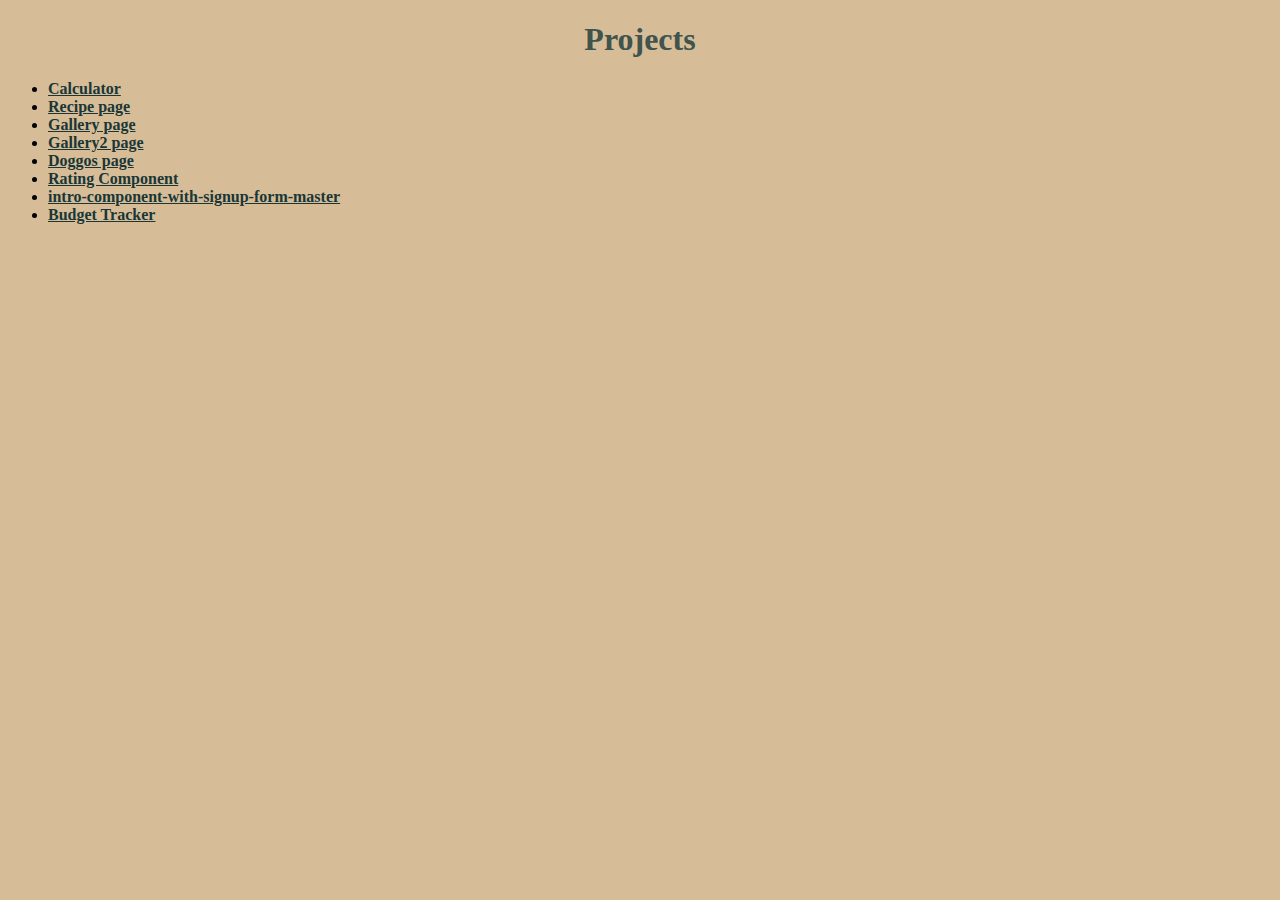
<file: index.html>
<!DOCTYPE html>
<html lang="en">
  <head>
    <meta charset="UTF-8" />
    <meta name="viewport" content="width=device-width, initial-scale=1.0" />
    <title>Document</title>
    <link href="style.css" rel="stylesheet" />
  </head>
  <body>
    <h1>Projects</h1>
    <ul>
      <li><a href="calculator/calculator.html">Calculator</a></li>
      <li><a href="recipe-page-main/index.html">Recipe page</a></li>
      <li><a href="gallery/index.html">Gallery page</a></li>
      <li><a href="gallery2/index.html">Gallery2 page</a></li>
      <li><a href="doggos/index.html">Doggos page</a></li>
      <li><a href="interactive-rating-component-main/index.html">Rating Component</a></li>
      <li><a href="intro-component-with-signup-form-master/index.html">intro-component-with-signup-form-master</a></li>
      <li><a href="project/index.html">Budget Tracker</a></li>
    </ul>
  </body>
</html>
</file>
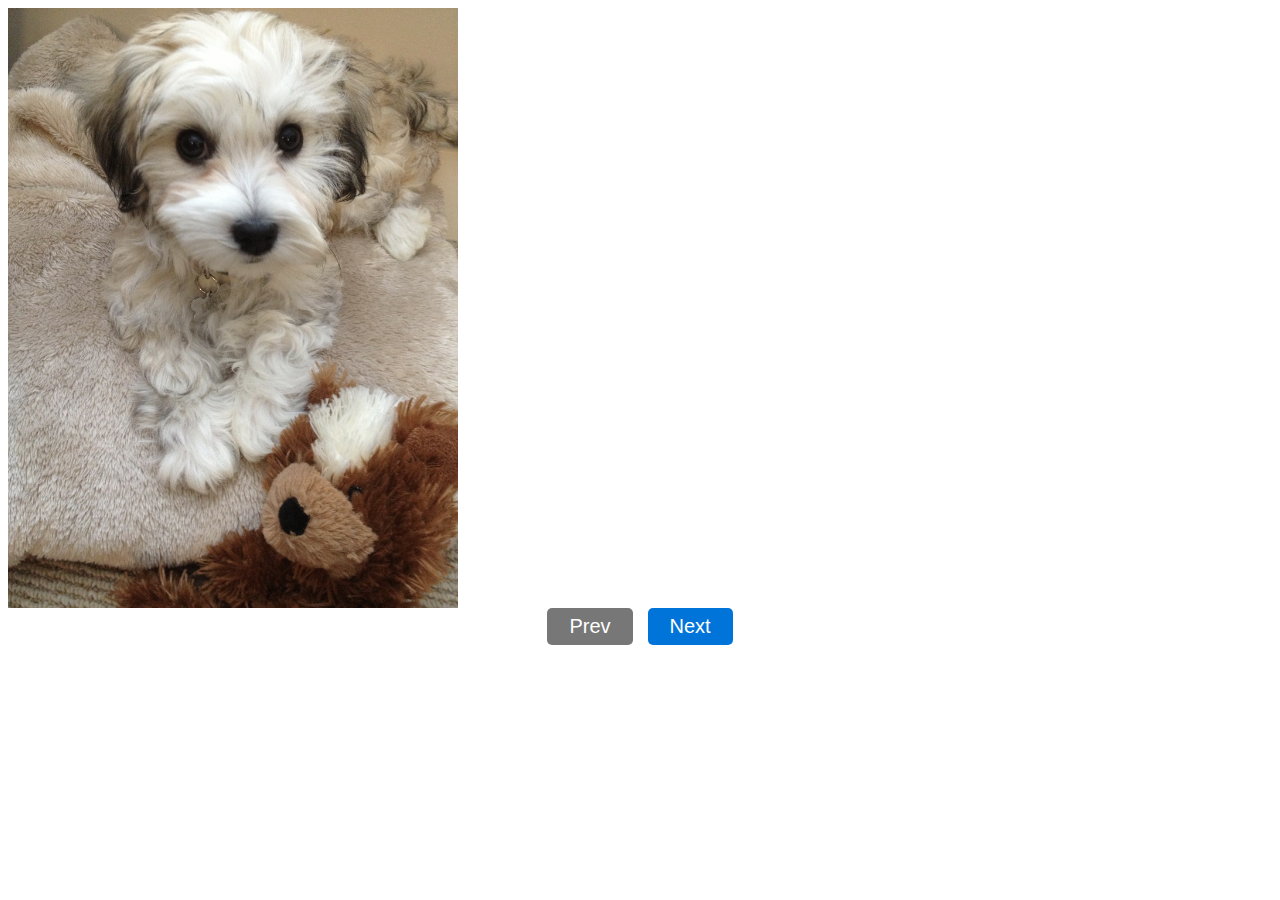
<file: gallery/index.html>
<!DOCTYPE html>
<html lang="en">
<head>
    <meta charset="UTF-8">
    <meta name="viewport" content="width=device-width, initial-scale=1.0">
    <title>Luna Gallery</title>
    <link rel="stylesheet" href="./style.css">
</head>
<body>
 <div class="image gallery">  
    <img src="./images/1.jpg" alt="Luna" class="gallery-img active" />
      <img src="./images/2.jpg" alt="Luna" class="gallery-img" />
      <img src="./images/3.jpg" alt="Luna" class="gallery-img" />
      <img src="./images/4.jpg" alt="Luna" class="gallery-img" />
      <img src="./images/5.jpg" alt="Luna" class="gallery-img" />
      <img src="./images/6.jpg" alt="Luna" class="gallery-img" />
      <img src="./images/7.jpg" alt="Luna" class="gallery-img" />
      <img src="./images/8.jpg" alt="Luna" class="gallery-img" />
      <img src="./images/9.jpg" alt="Luna" class="gallery-img" />
      <img src="./images/10.jpg" alt="Luna" class="gallery-img" />
      <img src="./images/11.jpg" alt="Luna" class="gallery-img" />
      <img src="./images/12.jpg" alt="Luna" class="gallery-img" /> 
 </div>
 <div class="btns">
    <button disabled class="btn prev">Prev</button>
    <button class="btn next">Next</button>
 </div>
 <script src="./gallery.js"></script>
</body>
</html>
</file>
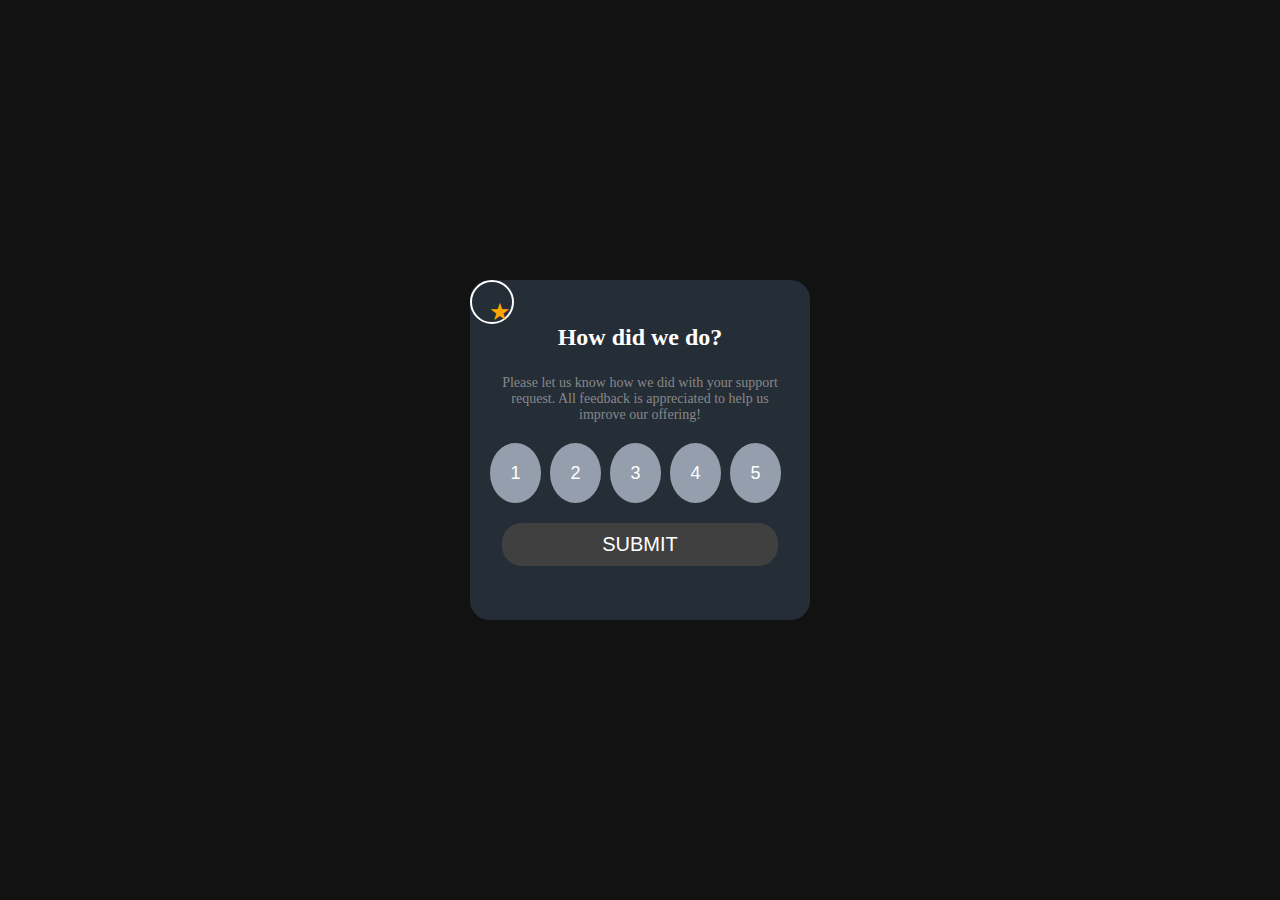
<file: interactive-rating-component-main/index.html>
<!DOCTYPE html>
<html lang="en">
  <head>
    <meta charset="UTF-8" />
    <meta name="viewport" content="width=device-width, initial-scale=1.0" />
    <!-- displays site properly based on user's device -->

    <link
      rel="icon"
      type="image/png"
      sizes="32x32"
      href="./images/favicon-32x32.png"
    />

    <title>Frontend Mentor | Interactive rating component</title>

    <style>
      .attribution {
        font-size: 11px;
        text-align: center;
      }
      .attribution a {
        color: hsl(228, 45%, 44%);
      }
    </style>
    <link href="./style.css" rel="stylesheet" />
  </head>
  <body>
    
    <div class="container">
      <div class="illustration"></div>
      <div class="rating-container">
        <div class="rating-header">
          <div class="star-container">
          <span class="star">★</span>
          </div>
          <p class="message">How did we do?</p>
        </div>
        <div class="rating-text">
          <p class=".para">
            Please let us know how we did with your support request. All
            feedback is appreciated to help us improve our offering!
          </p>
        </div>
        <div class="rating-buttons">
          <button class="rating-button" >1</button>
          <button class="rating-button">2</button>
          <button class="rating-button">3</button>
          <button class="rating-button">4</button>
          <button class="rating-button">5</button>
        </div>
        <button class="submit-button" disabled>SUBMIT</button>
      </div>
    

    <div class="thank-you-container hide">
      <svg width="162" height="108" xmlns="http://www.w3.org/2000/svg"><g fill="none"><path d="M30 93.744h-.044a23.456 23.456 0 0 1-1.61-.189.543.543 0 0 1 .155-1.076c.52.076 1.04.135 1.563.178a.538.538 0 0 1-.043 1.076l-.022.01Zm5.37-.205a.538.538 0 0 1-.08-1.076 19.51 19.51 0 0 0 1.54-.306.536.536 0 0 1 .645.403.538.538 0 0 1-.397.646c-.537.129-1.074.236-1.611.323l-.097.01Zm-12.137-1.312a.536.536 0 0 1-.183-.033 24.346 24.346 0 0 1-1.525-.608.539.539 0 0 1 .424-.99c.483.21.983.404 1.472.587a.538.538 0 0 1-.188 1.044Zm18.759-.829a.538.538 0 0 1-.242-1.022c.467-.226.934-.479 1.39-.742a.536.536 0 1 1 .538.93c-.478.275-.967.538-1.45.78a.536.536 0 0 1-.258.054h.022Zm-24.994-2.292a.536.536 0 0 1-.29-.08c-.457-.29-.913-.597-1.36-.91a.536.536 0 1 1 .612-.882c.436.307.876.597 1.322.883a.538.538 0 0 1-.284.99Zm30.772-1.544a.537.537 0 0 1-.408-.193.539.539 0 0 1 .06-.759l.117-.124c.355-.306.715-.624 1.074-.957a.537.537 0 1 1 .73.79c-.375.345-.74.673-1.106.985l-.123.102a.537.537 0 0 1-.344.156Zm-36.326-2.69a.537.537 0 0 1-.36-.14c-.402-.37-.8-.747-1.18-1.124a.539.539 0 0 1 .751-.769c.376.371.763.737 1.155 1.076a.538.538 0 0 1 .032.764.537.537 0 0 1-.398.194Zm41.305-2.21a.537.537 0 0 1-.398-.899c.355-.393.715-.79 1.074-1.2a.537.537 0 1 1 .806.71c-.365.415-.725.818-1.074 1.21a.537.537 0 0 1-.408.152v.026ZM6.724 79.723a.537.537 0 0 1-.424-.204 41.79 41.79 0 0 1-.989-1.308.539.539 0 0 1 .124-.753.536.536 0 0 1 .746.124c.312.425.629.85.962 1.27a.539.539 0 0 1-.42.871Zm50.579-2.383a.539.539 0 0 1-.419-.877c.338-.414.677-.828 1.015-1.253a.537.537 0 1 1 .838.672l-1.02 1.259a.537.537 0 0 1-.414.199ZM2.9 73.887a.537.537 0 0 1-.473-.312c-.257-.5-.499-1-.714-1.485a.539.539 0 0 1 .685-.72c.133.052.24.154.298.285.21.462.44.946.687 1.425a.539.539 0 0 1-.483.786v.021Zm58.753-2.028a.537.537 0 0 1-.424-.866l.988-1.275a.537.537 0 1 1 .848.656l-.988 1.275a.537.537 0 0 1-.424.188v.022ZM.682 67.286a.537.537 0 0 1-.537-.462A17.06 17.06 0 0 1 0 65.16a.538.538 0 1 1 1.074 0c.018.519.063 1.036.134 1.55a.539.539 0 0 1-.462.607l-.064-.032Zm65.24-.973a.537.537 0 0 1-.43-.867l.984-1.28a.536.536 0 0 1 .853.65l-.993 1.265a.537.537 0 0 1-.414.21v.022Zm88.49-2.96a.724.724 0 0 1-.15 0 .537.537 0 0 1-.366-.666c.134-.474.28-.99.424-1.544a.538.538 0 0 1 .655-.388.537.537 0 0 1 .382.662c-.145.538-.29 1.076-.43 1.565a.537.537 0 0 1-.515.372Zm-84.247-2.592a.536.536 0 0 1-.424-.867l.983-1.28a.54.54 0 1 1 .854.662l-.989 1.275a.537.537 0 0 1-.413.183l-.01.027Zm-68.924-.382a.536.536 0 0 1-.156 0 .538.538 0 0 1-.355-.673 21.47 21.47 0 0 1 .537-1.565.537.537 0 1 1 .994.403c-.193.49-.37.985-.537 1.474a.537.537 0 0 1-.473.334l-.01.027Zm154.782-3.863a.311.311 0 0 1-.102 0 .538.538 0 0 1-.43-.624c.097-.538.188-1.044.28-1.582a.545.545 0 1 1 1.073.178c-.09.538-.182 1.076-.279 1.614a.537.537 0 0 1-.542.414ZM74.46 55.209a.537.537 0 0 1-.424-.872l1.004-1.27a.537.537 0 1 1 .838.673l-.999 1.264a.537.537 0 0 1-.408.205h-.01ZM4.436 54.165a.539.539 0 0 1-.43-.855c.323-.436.666-.872 1.02-1.297a.537.537 0 1 1 .822.694 22.92 22.92 0 0 0-.977 1.237.537.537 0 0 1-.435.221Zm74.408-4.417a.539.539 0 0 1-.414-.877l1.026-1.248a.537.537 0 1 1 .843.667l-1.02 1.243a.537.537 0 0 1-.435.215Zm78.124-.161h-.043a.538.538 0 0 1-.494-.576c.043-.538.075-1.076.107-1.614a.538.538 0 0 1 .564-.538c.295.018.52.27.505.565a54.253 54.253 0 0 1-.107 1.614.538.538 0 0 1-.532.549ZM9.28 49.13a.537.537 0 0 1-.338-.958c.8-.646 1.316-.99 1.337-1.006a.536.536 0 0 1 .59.898s-.499.334-1.25.942a.536.536 0 0 1-.35.124h.011Zm74.075-4.74a.537.537 0 0 1-.403-.888c.35-.408.704-.817 1.074-1.22a.537.537 0 1 1 .806.71c-.355.403-.71.806-1.074 1.215a.537.537 0 0 1-.414.183h.01Zm73.742-1.797a.537.537 0 0 1-.537-.505 54.325 54.325 0 0 0-.118-1.614.54.54 0 1 1 1.074-.097c.048.538.091 1.076.118 1.614 0 .285-.221.52-.505.538l-.032.064Zm-69.064-3.416a.537.537 0 0 1-.392-.904c.365-.398.735-.79 1.106-1.178a.536.536 0 0 1 .779.737l-1.074 1.173a.537.537 0 0 1-.44.172h.02Zm68.092-3.502a.537.537 0 0 1-.537-.409 22.668 22.668 0 0 0-.408-1.533.539.539 0 0 1 1.03-.307c.151.538.296 1.05.425 1.587a.539.539 0 0 1-.398.651l-.112.01Zm-63.221-1.512a.537.537 0 0 1-.376-.92l1.165-1.13a.537.537 0 1 1 .763.76c-.387.365-.768.741-1.155 1.118a.537.537 0 0 1-.419.172h.022Zm5.14-4.745a.537.537 0 0 1-.355-.941l1.235-1.076a.539.539 0 1 1 .693.828c-.408.34-.817.689-1.225 1.039a.537.537 0 0 1-.37.15h.021Zm55.197-.575c-.247-.468-.505-.931-.779-1.378a.537.537 0 1 1 .918-.554c.285.463.537.947.811 1.431a.539.539 0 0 1-.478.791.537.537 0 0 1-.472-.29ZM103.5 25.055a.539.539 0 0 1-.322-.974c.44-.322.88-.634 1.32-.946a.537.537 0 0 1 .845.394.54.54 0 0 1-.227.488l-1.3.93a.536.536 0 0 1-.338.108h.022Zm46.132-1.56a.537.537 0 0 1-.381-.161c-.359-.359-.74-.717-1.144-1.076a.536.536 0 1 1 .709-.807c.408.36.81.742 1.197 1.135a.539.539 0 0 1 0 .759.537.537 0 0 1-.403.15h.022Zm-40.279-2.28a.537.537 0 0 1-.274-1.001c.473-.275.946-.538 1.418-.797a.54.54 0 0 1 .81.474.542.542 0 0 1-.273.468c-.467.253-.929.538-1.39.785a.536.536 0 0 1-.344.07h.053Zm34.737-1.894a.504.504 0 0 1-.258-.07c-.451-.248-.924-.49-1.407-.716a.539.539 0 0 1 .462-.974c.499.237.988.49 1.46.748a.538.538 0 0 1-.257 1.012Zm-28.49-1.195a.537.537 0 0 1-.2-1.038c.505-.204 1.01-.398 1.52-.581a.537.537 0 0 1 .366 1.011c-.495.178-.989.366-1.483.57a.536.536 0 0 1-.247.038h.043Zm22.045-1.452a.777.777 0 0 1-.156 0c-.505-.15-1.02-.29-1.53-.41a.553.553 0 0 1 .252-1.075c.537.129 1.074.269 1.611.425a.542.542 0 0 1-.15 1.076l-.027-.016Zm-15.456-.597a.537.537 0 0 1-.118-1.066c.537-.107 1.074-.21 1.61-.29a.543.543 0 0 1 .59.735.544.544 0 0 1-.423.34c-.537.082-1.036.178-1.557.286a.365.365 0 0 1-.102-.005Zm8.555-.603h-.038a32.41 32.41 0 0 0-1.579-.06.538.538 0 0 1 0-1.075c.537 0 1.074.027 1.638.06a.538.538 0 0 1-.032 1.075h.01Z" fill="#E6E6E6"/><path fill="#39475F" d="M119.847 100.221H58.146L70.332.793h55.025l5.747 7.601z"/><path fill="#61728D" d="M113.172 100.221H51.465L63.651.793h61.706z"/><path fill="#181F27" d="M110.132 81.354H58.576l8.791-71.695h51.557z"/><path fill="#1E252E" d="m92.743 50.055 14.897.177-.29 2.308-14.607-.252z"/><path fill="#39475F" d="m51.465 100.221 7.422 6.864 60.037.915.923-7.779z"/><path d="M99.096 29.058s2.572.183 3.888 5.03c1.316 4.847.865 18.377.865 18.377l-11.096-.177s-5.537-20.137 6.343-23.23Z" fill="#2D394B"/><path fill="#FC7614" d="M5.42 32.843 45.778 0l21.18 26.119L26.603 58.96z"/><path fill="#FFF" d="M27.49 21.931 45.56 7.226l3.497 4.313-18.07 14.706z"/><path d="m25.272 45.175 5.338-4.345a2.772 2.772 0 0 1 3.902.404 2.781 2.781 0 0 1-.404 3.91l-5.338 4.344a2.772 2.772 0 0 1-3.903-.404 2.781 2.781 0 0 1 .405-3.91ZM37.33 35.365l16.89-13.743a2.772 2.772 0 0 1 3.902.404 2.781 2.781 0 0 1-.405 3.909L40.83 39.679a2.772 2.772 0 0 1-3.903-.404 2.781 2.781 0 0 1 .405-3.91Z" fill="#FFF" opacity=".46"/><ellipse fill="#FFF" opacity=".3" cx="17.937" cy="33.636" rx="3.673" ry="3.68"/><ellipse fill="#FFF" opacity=".3" cx="21.664" cy="30.284" rx="3.673" ry="3.68"/><path d="M99.096 29.058s-5.838 2.103-3.803 18.581c1.493 12.073-3.55 28.056-11.004 28.25-7.454.193-21.202-.463-21.202-.463s7.159-18.56 5.676-34.145a14.786 14.786 0 0 1 .763-6.456c.87-2.373 2.487-4.842 5.494-5.245 6.004-.818 24.076-.522 24.076-.522Z" fill="#BAD6FA"/><path d="m58.957 76.63 26.342-.537s-4.017-3.992-4.27-14.154l-36.234.538a31.494 31.494 0 0 0 2.841 7.531 12.547 12.547 0 0 0 11.32 6.623Z" fill="#546F8D"/><path fill="#2D394B" d="m78.21 14.834-.918 6.041h26.621l.806-6.041z"/><path d="M85.54 86.19c-2.872-2.517-7.416-2.022-9.446 1.222a4.955 4.955 0 0 0-.8 2.647c0 3.98 2.744 6.59 8.227 5.492 4.184-.839 5.779-6.073 2.02-9.36Z" fill="#FFF" opacity=".48"/><ellipse fill="#FC7614" cx="147.188" cy="81.542" rx="14.812" ry="14.837"/><path d="M73.731 35.75a.537.537 0 0 1-.038-1.076c.113 0 11.343-.828 17.363-.29a.54.54 0 0 1-.096 1.076c-5.908-.538-17.079.274-17.186.285l-.043.005Zm-.891 7.279a.538.538 0 0 1-.038-1.076c.113 0 11.342-.828 17.363-.29a.54.54 0 0 1-.097 1.076c-5.907-.538-17.073.28-17.185.285l-.043.005Zm-.102 7.564a.538.538 0 0 1-.043-1.076c.112 0 11.347-.829 17.362-.29a.54.54 0 0 1-.096 1.075c-5.908-.538-17.073.28-17.186.286l-.037.005Zm-.715 7.564a.537.537 0 0 1-.037-1.076c.112 0 11.342-.829 17.362-.285a.54.54 0 0 1-.096 1.076c-5.908-.538-17.073.28-17.186.285h-.043Z" fill="#FFF"/></g></svg>
      <p class="rating">You selected <span id="rating-value">0</span> out of 5</p>

      <p class="thank-you">Thank you!</p>

      <p class="text">
        We appreciate you taking the time to give a rating. If you ever need
        more support, don't hesitate to get in touch!
      </p>
    </div>
      <div class="attribution"></div>
    </div>
    <script src="./rating.js"></script>
  </body>
</html>
</file>
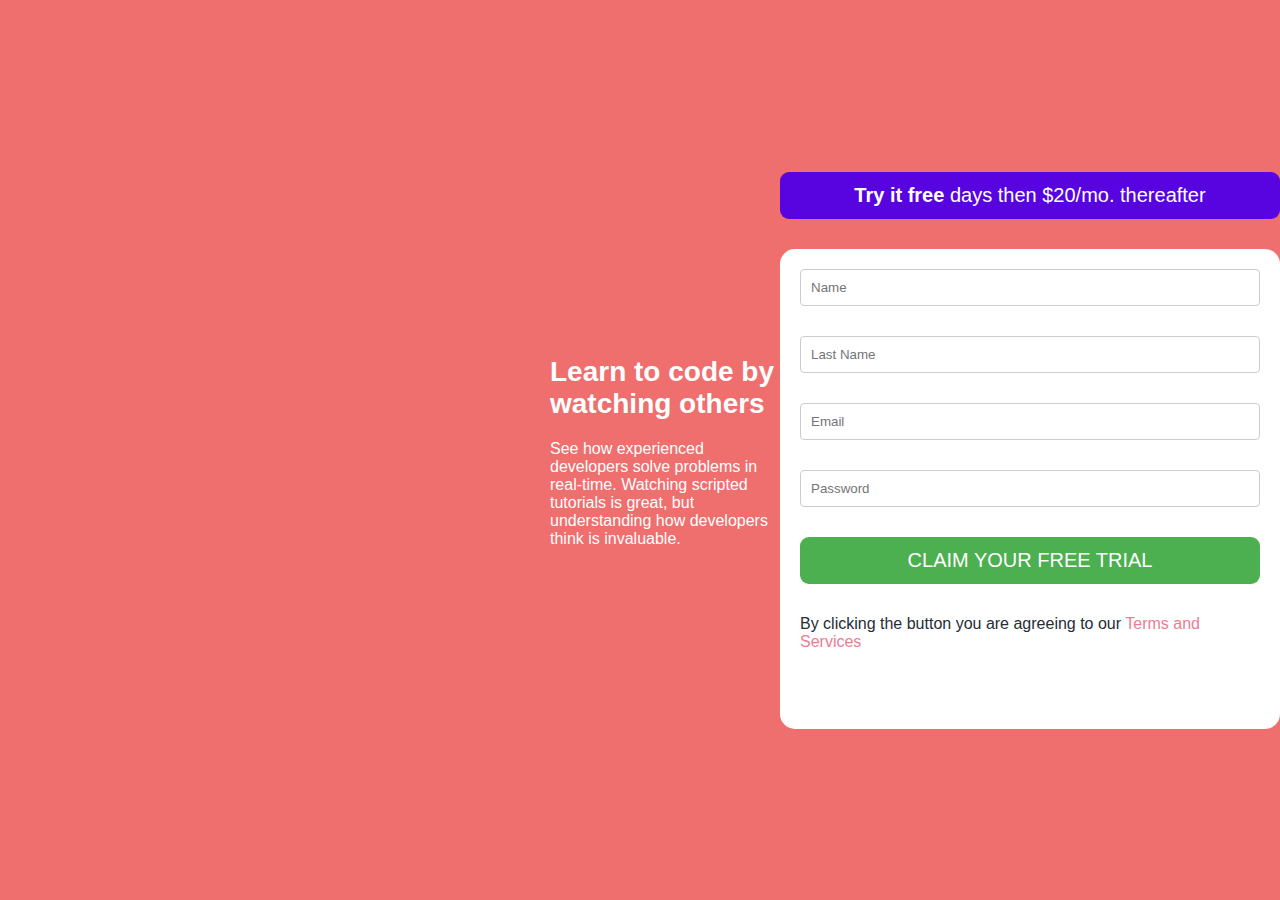
<file: intro-component-with-signup-form-master/index.html>
<!DOCTYPE html>
<html lang="en">
  <head>
    <meta charset="UTF-8" />
    <meta name="viewport" content="width=device-width, initial-scale=1.0" />
    <!-- displays site properly based on user's device -->

    <link
      rel="icon"
      type="image/png"
      sizes="32x32"
      href="./images/favicon-32x32.png"
    />

    <title>Frontend Mentor | Intro component with sign up form</title>
    <style>
      .attribution {
        font-size: 11px;
        text-align: center;
      }
      .attribution a {
        color: hsl(228, 45%, 44%);
      }
    </style>
    <link rel="stylesheet" href="style.css" />
  </head>
  <body>
    <div class="container">
      <h1>Learn to code by watching others</h1>

      <p>
        See how experienced developers solve problems in real-time. Watching
        scripted tutorials is great, but understanding how developers think is
        invaluable.
      </p>
    </div>
    <div class="button-form-container">
      <button class="try" type="try"><strong>Try it free </strong> days then $20/mo. thereafter</button>
      <div class="form-container">
        <form>
          <input type="text" name="name" placeholder="Name" />
          <span class="error-message"></span>
          <input type="text" name="lastName" placeholder="Last Name" />
          <span class="error-message"></span>
          <input type="email" name="email" placeholder="Email" />
          <span class="error-message"></span>
          <input type="password" name="password" placeholder="Password" />
          <span class="error-message"></span>
          <button type="submit">CLAIM YOUR FREE TRIAL</button>
          <p>
            By clicking the button you are agreeing to our
            <a href="#">Terms and Services</a>
          </p>
        </form>
      </div>
    </div>

    <script src="./introcomponent.js"></script>
  </body>
</html>
</file>
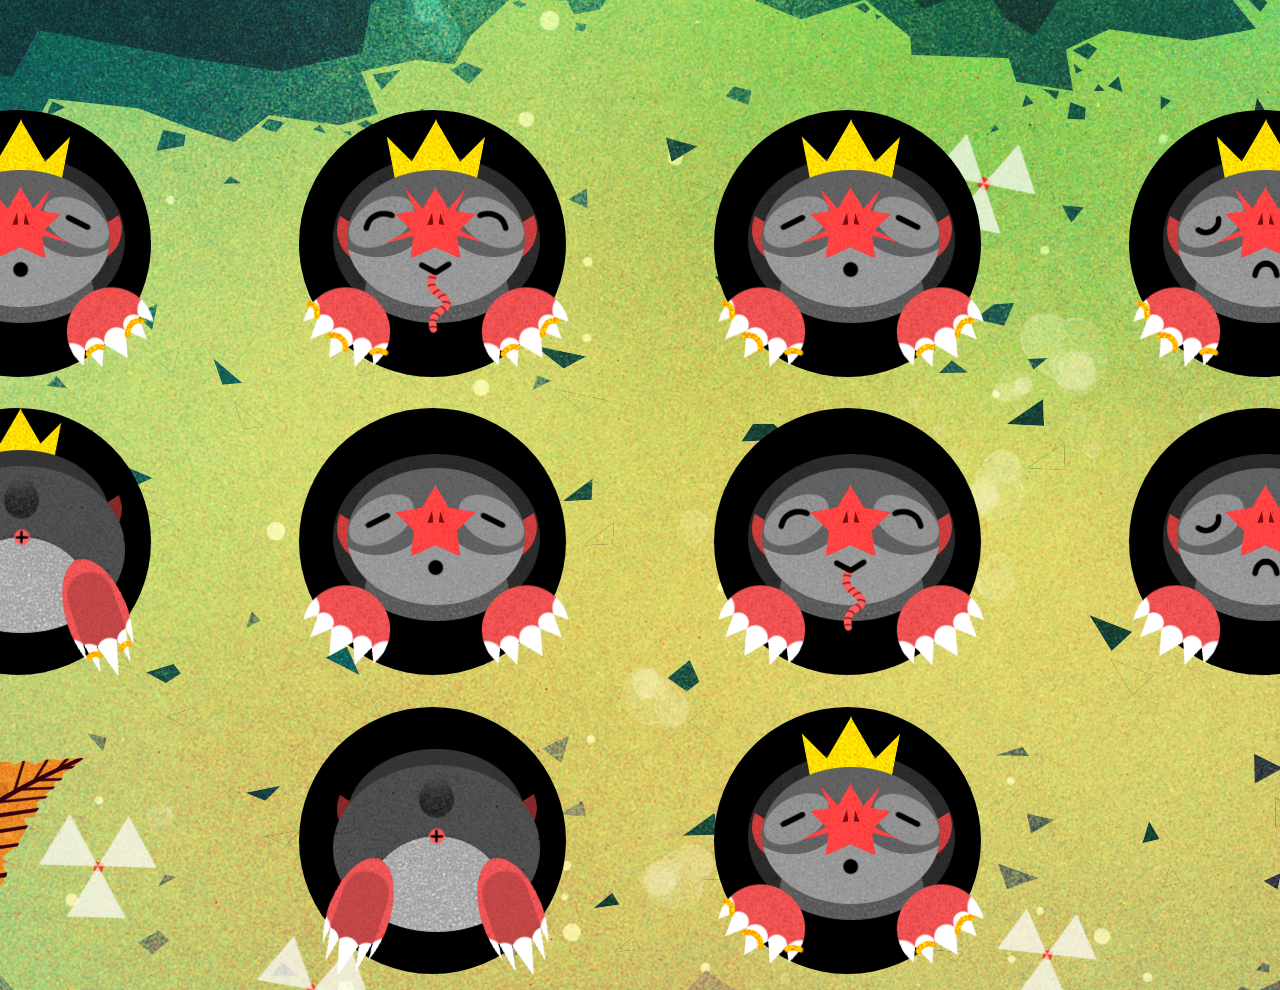
<file: mole-game/index.html>
<!DOCTYPE html>
<html lang="en">
<head>
    <meta charset="UTF-8">
    <meta name="viewport" content="width=device-width, initial-scale=1.0">
    <title>Mole Game</title>
    <link rel="stylesheet" href="./style.css">
</head>
<body>
   <section class="bg">
    <div class="worm-box">
        <div style ="width: 5%"class="worm-container">
            <img class="worm"src="./worm.png" alt="worm score meter">
        </div>
    </div>
   <div class="hole-container">
    <div class="hole" id="hole-0"><img data-index="0" src="./king-mole-hungry.png" alt="mole" class="mole "></div>
    </div>
    <div class="hole-container">
      <div class="hole" id="hole-1"><img data-index="1" src="./king-mole-fed.png" alt="mole" class="mole"></div>
    </div>
    <div class="hole-container">
      <div class="hole" id="hole-2"><img data-index="2" src="./king-mole-hungry.png" alt="mole" class="mole"></div>
    </div>
    <div class="hole-container">
      <div class="hole" id="hole-3"><img data-index="3" src="./king-mole-sad.png" alt="mole" class="mole"></div>
    </div>
    <div class="hole-container">
      <div class="hole" id="hole-4"><img data-index="4" src="./king-mole-leaving.png" alt="mole" class="mole"></div>
    </div>
    <div class="hole-container">
      <div class="hole" id="hole-5"><img data-index="5" src="./mole-hungry.png" alt="mole" class="mole"></div>
    </div>
    <div class="hole-container">
      <div class="hole" id="hole-6"><img data-index="6" src="./mole-fed.png" alt="mole" class="mole"></div>
    </div>
    <div class="hole-container">
      <div class="hole" id="hole-7"><img data-index="7" src="./mole-sad.png" alt="mole" class="mole"></div>
    </div>
    <div class="hole-container">
      <div class="hole" id="hole-8"><img data-index="8" src="./mole-leaving.png" alt="mole" class="mole"></div>
    </div>
    <div class="hole-container">
      <div class="hole" id="hole-9"><img data-index="9" src="./king-mole-hungry.png" alt="happy mole" class="mole"></div>
   </div>
   <img class="win hide"src="./win.png" alt="you've won the game">
  <script src="./game.js"></script>
   </section> 
</body>
</html>
</file>
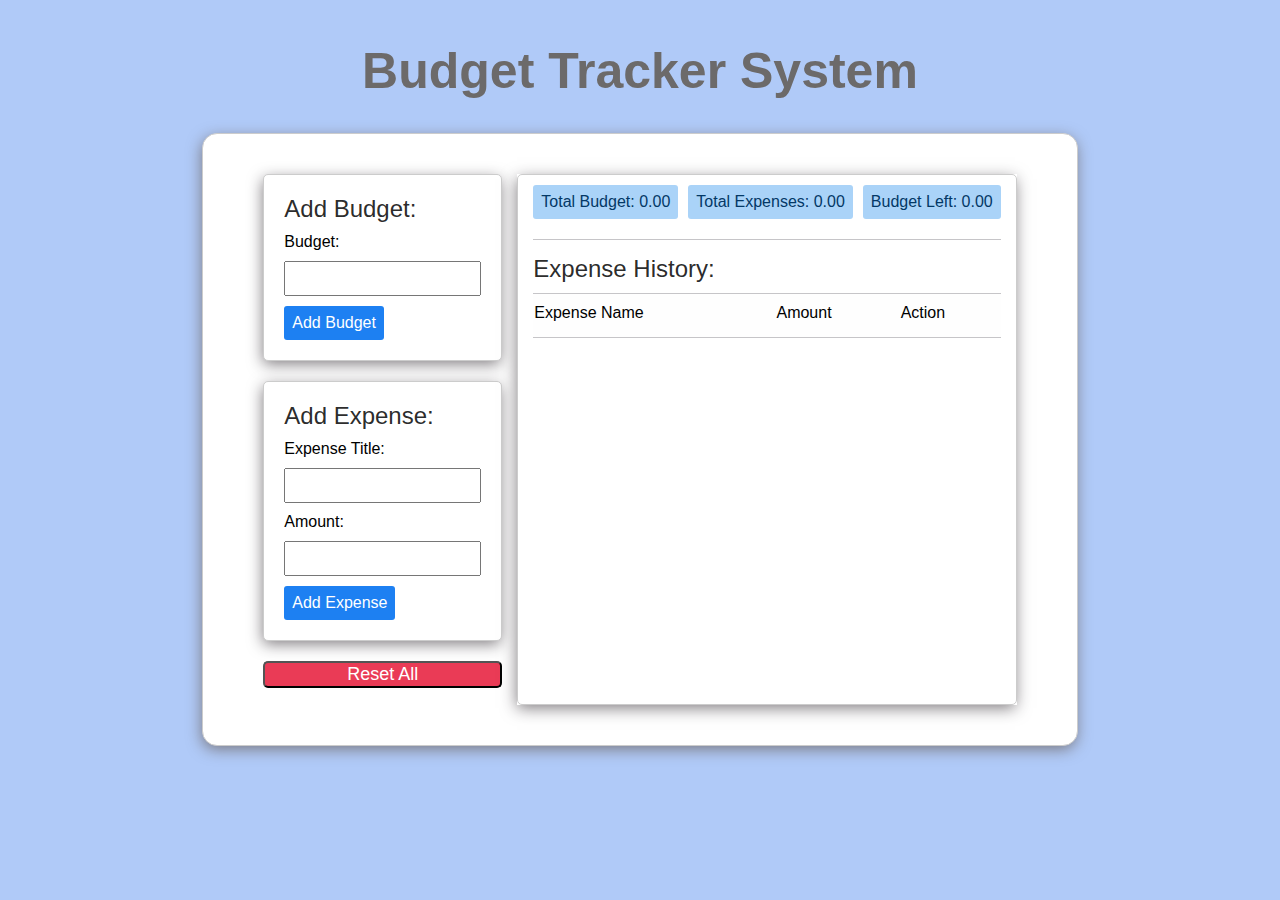
<file: project/index.html>
<!DOCTYPE html>
<html>
  <head>
    <title>Budget Tracker System</title>
    <link rel="stylesheet" href="style.css" />
  </head>
  <body>
    <h1>Budget Tracker System</h1>
    <div class="container">
      <div class="content">
        <div class="left-column">
          <div class="add-budget">
            <h2>Add Budget:</h2>
            <label for="budget">Budget:</label>
            <input type="number" id="budget" name="Budget" />
            <button onclick="addBudget()">Add Budget</button>
          </div>
          <div class="add-expense">
            <h2>Add Expense:</h2>
            <label for="expense-title">Expense Title:</label>
            <input type="text" id="expense-title" name="expense-title" />
            <label for="expense-amount">Amount:</label>
            <input type="number" id="expense-amount" />
            <button onclick="addExpense()">Add Expense</button>
          </div>
          <button class="reset-button" onclick="resetAll()">Reset All</button>
        </div>
        <div class="combined">
          <div class="expense-history">
            <div class="expense-history-summary">
              <div class="item">
                Total Budget: <span id="total-budget">0.00</span>
              </div>
              <div class="item">
                Total Expenses: <span id="total-expenses">0.00</span>
              </div>
              <div class="item">
                Budget Left: <span id="budget-left">0.00</span>
              </div>
            </div>
            <h2>Expense History:</h2>
            <div class="table-wrapper">
            <table>
              <thead>
                <tr>
                  <th>Expense Name</th>
                  <th>Amount</th>
                  <th>Action</th>
                </tr>
              </thead>
              <tbody id="expense-list"></tbody>
            </table>
          </div>
          </div>
        </div>
      </div>
    </div>

    <script src="script.js"></script>
  </body>
</html>
</file>
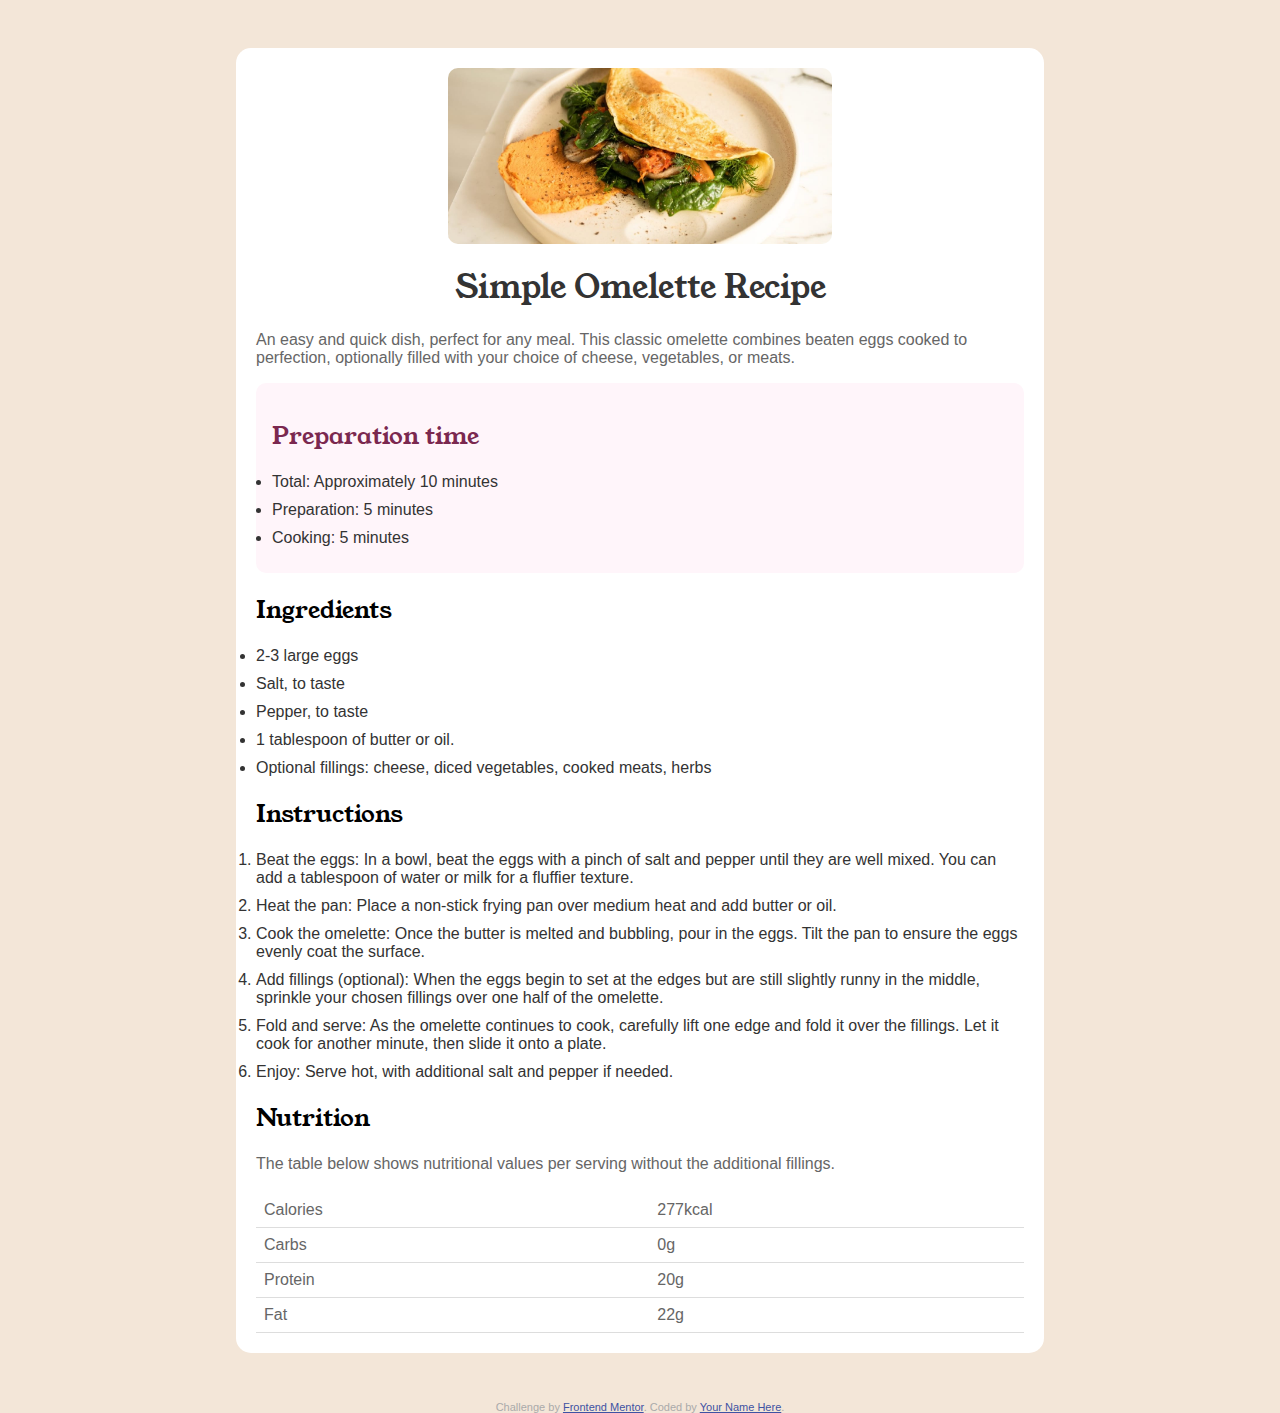
<file: recipe-page-main/index.html>
<!DOCTYPE html>
<html lang="en">
  <head>
    <meta charset="UTF-8" />
    <meta name="viewport" content="width=device-width, initial-scale=1.0" />
    <!-- displays site properly based on user's device -->

    <link
      rel="icon"
      type="image/png"
      sizes="32x32"
      href="./assets/images/favicon-32x32.png"
    />

    <title>Frontend Mentor | Recipe page</title>

    
    <style>
      .attribution {
        font-size: 11px;
        text-align: center;
      }
      .attribution a {
        color: hsl(228, 45%, 44%);
      }
    </style>
    <link href="style/style.css" rel="stylesheet" />
    <link rel="preconnect" href="https://fonts.googleapis.com" />
    <link rel="preconnect" href="https://fonts.gstatic.com" crossorigin />
    <link
      href="https://fonts.googleapis.com/css2?family=Young+Serif&display=swap"
      rel="stylesheet"
    />
  </head>

  <body>
    <div class="container">
      <img src="./design/image-omelette.jpeg" alt="Icon" />
      <h1>Simple Omelette Recipe</h1>
      <p>
        An easy and quick dish, perfect for any meal. This classic omelette
        combines beaten eggs cooked to perfection, optionally filled with your
        choice of cheese, vegetables, or meats.
      </p>
      <div class="preparation-box">
        <h2 class="t1">Preparation time</h2>
        <ul class="x">
          <li>Total: Approximately 10 minutes</li>
          <li>Preparation: 5 minutes</li>
          <li>Cooking: 5 minutes</li>
        </ul>
      </div>
      <h2>Ingredients</h2>
      <ul>
        <li>2-3 large eggs</li>
        <li>Salt, to taste</li>
        <li>Pepper, to taste</li>
        <li>1 tablespoon of butter or oil.</li>
        <li>
          Optional fillings: cheese, diced vegetables, cooked meats, herbs
        </li>
      </ul>
      <h2>Instructions</h2>
      <ol>
        <li>
          Beat the eggs: In a bowl, beat the eggs with a pinch of salt and
          pepper until they are well mixed. You can add a tablespoon of water or
          milk for a fluffier texture.
        </li>

        <li>
          Heat the pan: Place a non-stick frying pan over medium heat and add
          butter or oil.
        </li>

        <li>
         Cook the omelette: Once the butter is melted and bubbling, pour in
          the eggs. Tilt the pan to ensure the eggs evenly coat the surface.
        </li>

        <li>
          Add fillings (optional): When the eggs begin to set at the edges but
          are still slightly runny in the middle, sprinkle your chosen fillings
          over one half of the omelette.
        </li>

        <li>
          Fold and serve: As the omelette continues to cook, carefully lift
          one edge and fold it over the fillings. Let it cook for another
          minute, then slide it onto a plate.
        </li>

        <li>Enjoy: Serve hot, with additional salt and pepper if needed.</li>
      </ol>

      <h2>Nutrition</h2>

      <p class="b">
        The table below shows nutritional values per serving without the
        additional fillings.
      </p>
      <table>
        <tr>
          <td>Calories</td>
          <td>277kcal</td>
        </tr>
        <tr>
          <td>Carbs</td>
          <td>0g</td>
        </tr>
        <tr>
          <td>Protein</td>
          <td>20g</td>
        </tr>
        <tr>
          <td>Fat</td>
          <td>22g</td>
        </tr>
      </table>
    </div>
    <div class="attribution">
      Challenge by
      <a href="https://www.frontendmentor.io?ref=challenge" target="_blank"
        >Frontend Mentor</a
      >. Coded by <a href="#">Your Name Here</a>.
    </div>
  </body>
</html>
</file>
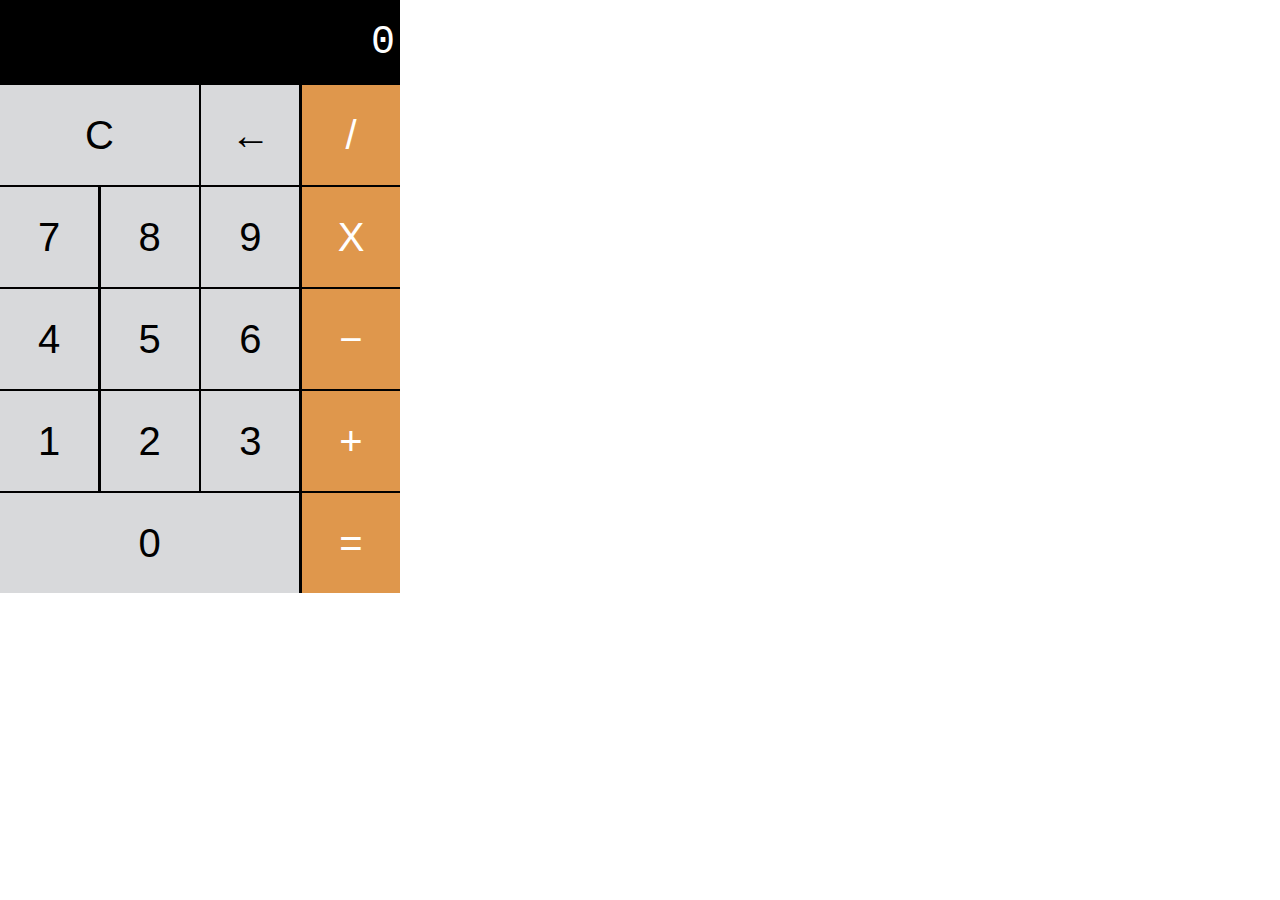
<file: calculator/calculator.html>
<!DOCTYPE html>
<html lang="en">
<head>
    <meta charset="UTF-8">
    <title>Calculator</title>
    <link rel="stylesheet" href="./calculator.css">
</head>
<body>
    <div class="wrapper">
        <section class="screen">
           0
        </section>
    
        <section class="calc-buttons">
         <div class="calc-button-row">
            <button class="calc-button double">C</button>
         <button class="calc-button">&larr;</button> 
         <button class="calc-button">/</button> 

        </div>
        <div class="calc-button-row">
         <button class="calc-button">7</button>
         <button class="calc-button">8</button> 
         <button class="calc-button">9</button> 
         <button class="calc-button">X</button>
        </div> 
        <div class="calc-button-row">
            <button class="calc-button">4</button> 
            <button class="calc-button">5</button>
            <button class="calc-button">6</button>
            <button class="calc-button">&minus;</button>  
        </div> 
        <div class="calc-button-row">
            <button class="calc-button">1</button> 
            <button class="calc-button">2</button> 
            <button class="calc-button">3</button> 
            <button class="calc-button">&plus;</button>  
            
        </div>
        <div class="calc-button-row">
            <button class="calc-button triple">0</button> 
            <button class="calc-button">&equals;</button>    
        </div>  
        </section>
    </div>
    <script src="./calculator.js"></script>
</body>
</html>
</file>
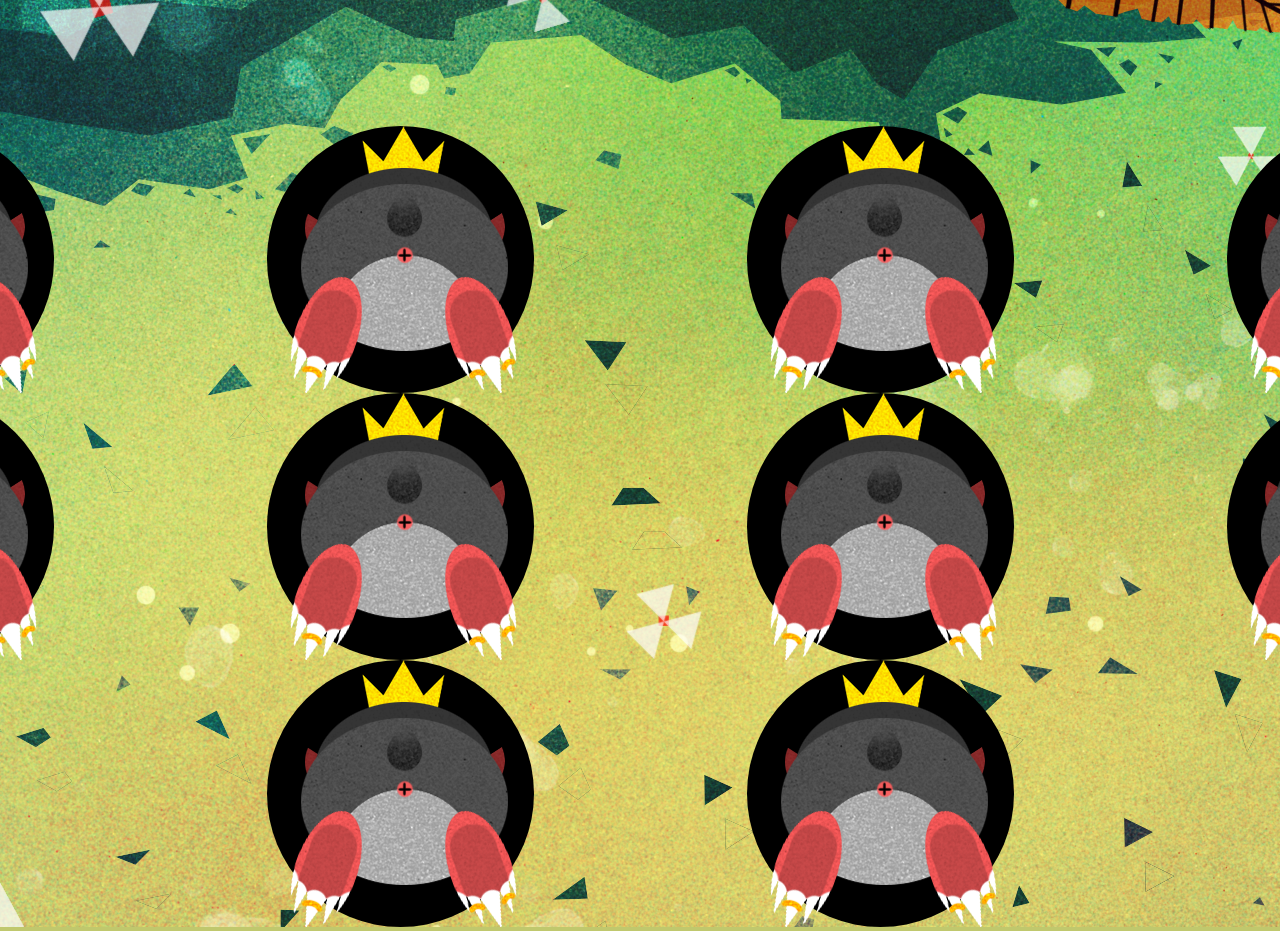
<file: mole-game/mole.html>
<!DOCTYPE html>
<html lang="en">

<head>
  <meta charset="UTF-8">
  <meta name="viewport" content="width=device-width, initial-scale=1.0">
  <meta http-equiv="X-UA-Compatible" content="ie=edge">
  <title>Star Moles!</title>
  <link rel="stylesheet" href="mole.css">
</head>

<body>
  <section class="bg">
    <div class="worm-box">
      <div style="width: 5%" class="worm-container">
        <img class="worm" src="./worm.png" alt="worm meter">
      </div>
    </div>
    <div class="hole-container">
      <div class="hole" id="hole-0"><img data-index="0" src="./king-mole-hungry.png" alt="mole" class="mole"></div>
    </div>
    <div class="hole-container">
      <div class="hole" id="hole-1"><img data-index="1" src="./king-mole-fed.png" alt="mole" class="mole"></div>
    </div>
    <div class="hole-container">
      <div class="hole" id="hole-2"><img data-index="2" src="./king-mole-hungry.png" alt="mole" class="mole"></div>
    </div>
    <div class="hole-container">
      <div class="hole" id="hole-3"><img data-index="3" src="./king-mole-sad.png" alt="mole" class="mole"></div>
    </div>
    <div class="hole-container">
      <div class="hole" id="hole-4"><img data-index="4" src="./king-mole-leaving.png" alt="mole" class="mole"></div>
    </div>
    <div class="hole-container">
      <div class="hole" id="hole-5"><img data-index="5" src="./mole-hungry.png" alt="mole" class="mole"></div>
    </div>
    <div class="hole-container">
      <div class="hole" id="hole-6"><img data-index="6" src="./mole-fed.png" alt="mole" class="mole"></div>
    </div>
    <div class="hole-container">
      <div class="hole" id="hole-7"><img data-index="7" src="./mole-sad.png" alt="mole" class="mole"></div>
    </div>
    <div class="hole-container">
      <div class="hole" id="hole-8"><img data-index="8" src="./mole-leaving.png" alt="mole" class="mole"></div>
    </div>
    <div class="hole-container">
      <div class="hole" id="hole-9"><img data-index="9" src="./king-mole-hungry.png" alt="happy mole" class="mole"></div>
    </div>
  </section>
  <img class="win" src="win.png" alt="mole">
  <script src="mole.js"></script>
</body>

</html>
</file>
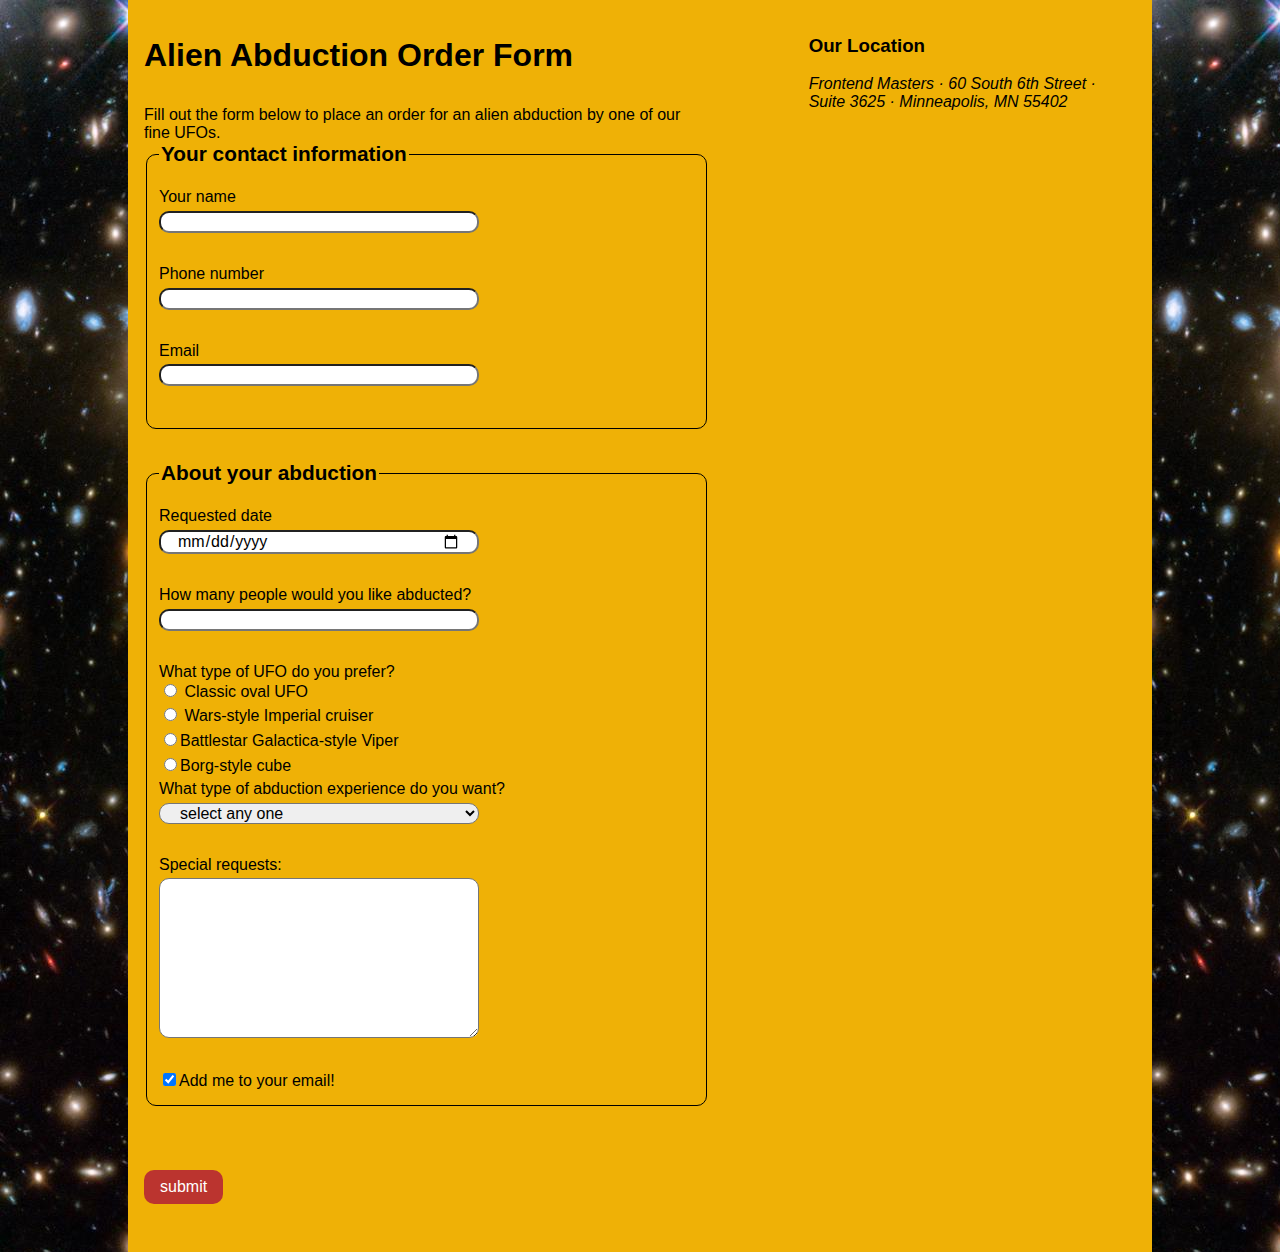
<file: 4-forms/begin/forms.html>
<!DOCTYPE html>
<html lang="en">
<head>
	<meta charset="UTF-8">
	<title>Alien Abduction Order Form</title>
	<linkhref="https://fonts.googleapis.com/css?family=Architects+Daughter" rel="stylesheet">
	<link href="css/forms.css" rel="stylesheet">
	
</head>
<body>
	<div class="wrapper">
		<section>
			<h1>Alien Abduction Order Form</h1>
			<p>Fill out the form below to place an order for an alien abduction by one of our fine UFOs.</p>
			<form action="https://e3vwdl4bpd.execute-api.us-west-2.amazonaws.com/default/API2SES" method="post">
				<input type="hidden" name="send_to" value="jen@jenkramer.org">

				<fieldset>
			<legend>Your contact information</legend>
			<label for="name">Your name </label>
				<input type="tel" id="name" name="name" >
			<label for="phone">Phone number</label>
				<input type="" id="phone" name="phone" >
			<label for="email">Email</label>
				<input type="email" id="email" name="email" >
				</fieldset>
			<fieldset>
			<legend>About your abduction </legend>
			<label for="date">Requested  date</label>
			<input type="date" id="date"name="date">
			<label for="qty">How many people would you like abducted?</label>
			<input type="number" id="qty" name="qty" min="1" max="10">
			<p>What type of UFO do you prefer?</p>
			<label>
			<input type="radio" name="ufotype" value="classic"> Classic oval UFO
			</label>
			<label>
				<input type="radio" name="ufotype" value="starwars">	 Wars-style Imperial cruiser
			</label>
            <label>
			  <input type="radio" name="ufotype" value="Battlestar">Battlestar Galactica-style Viper
		    </label>
			<label>		
			   <input type="radio" name="ufotype" value="Borg-style">Borg-style cube
		    </label>
				</ul> 
			<label for="abtype">What type of abduction experience do you want?</label>
				<select id="abtype">
					<option selected>select any one</option>
					<option value="Tour">Tour of the solar system</option>
					<option value="dinner">Alien dinner and discussion</option>
					<option value="dance"> Alien dance lessons</option>
					<option value="whales">Whale watching</option>
			</select>
			<label for="comments">Special requests:</label>
			<textarea id="comments" name="comments">
			</textarea>
			<label>
			<input type="checkbox" name="subscribe" id="subscribe" value="subscribe" checked>Add me to your email!
			</label>
		</fieldset>
		<button type="submit">submit</button>
		</form>				
		</section>
		<aside>
			<h3>Our Location</h3>
			<address>
				Frontend Masters &middot;
				60 South 6th Street &middot;
				Suite 3625 &middot;
				Minneapolis, MN 55402
			</address>
		</aside>
	</div>
	<script src="js/forms.js"></script>
</body>
</html>
</file>
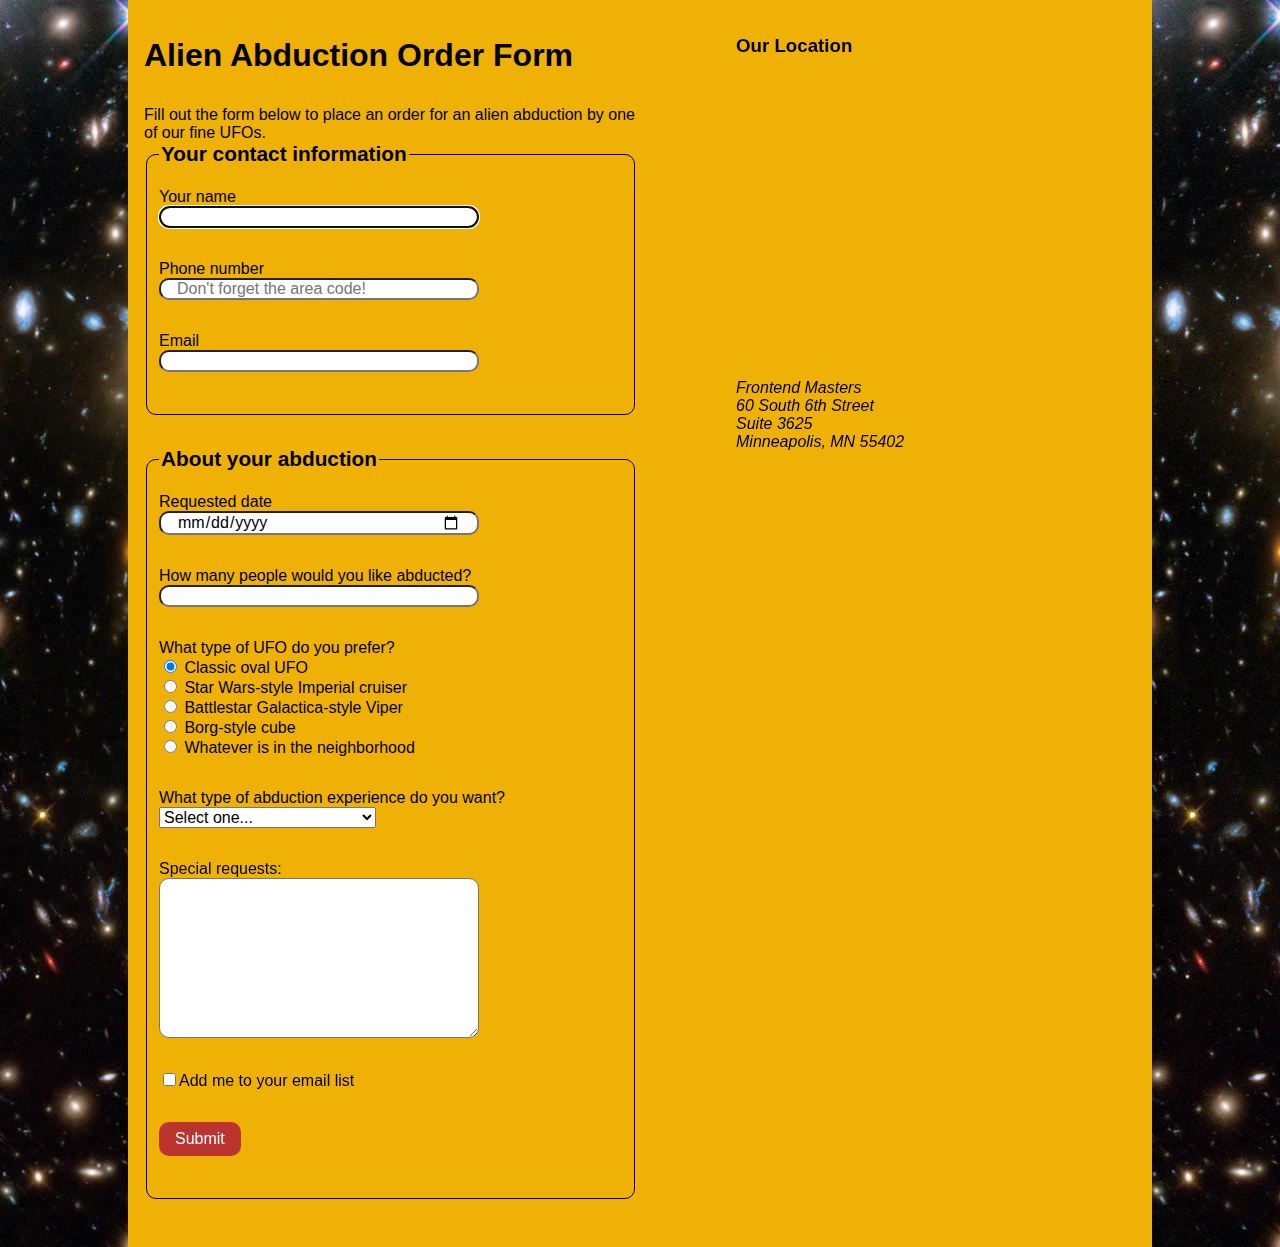
<file: 4-forms/end/forms-end.html>
<!DOCTYPE html>
<html lang="en">

<head>
	<meta charset="UTF-8">
	<title>Alien Abduction Order Form</title>
	<link href="css/forms-end.css" rel="stylesheet">
</head>

<body>
	<div class="wrapper">
		<section>
			<h1>Alien Abduction Order Form</h1>
			<p>Fill out the form below to place an order for an alien abduction by one of our fine UFOs.</p>
			<form method="POST" action="https://e3vwdl4bpd.execute-api.us-west-2.amazonaws.com/default/API2SES">
				<fieldset>
					<legend>Your contact information</legend>
					<label for="name">Your name </label>
					<input type="text" id="name" name="name" autofocus>
					<label for="phone">Phone number</label>
					<input type="tel" id="phone" name="phone" placeholder="Don't forget the area code!">
					<label for="email">Email</label>
					<input type="email" id="email" name="email">

				</fieldset>
				<fieldset>
					<legend>About your abduction </legend>
					<label for="date">Requested date</label>
					<input type="date" id="date" name="date">
					<label for="qty">How many people would you like abducted?</label>
					<input type="number" id="qty" name="qty" min="1" max="10">

					<p>What type of UFO do you prefer?</p>
					<label>
						<input type="radio" name="ufotype" value="classic" checked> Classic oval UFO
					</label>
					<label>
						<input type="radio" name="ufotype" value="starwars"> Star Wars-style Imperial cruiser
					</label>
					<label>
						<input type="radio" name="ufotype" value="galactica"> Battlestar Galactica-style Viper
					</label>
					<label>
						<input type="radio" name="ufotype" value="startrek"> Borg-style cube
					</label>
					<label>
						<input type="radio" name="ufotype" value="any"> Whatever is in the neighborhood
					</label>

					<label for="abtype">What type of abduction experience do you want?</label>
					<select id="abtype" name="abtype">
						<option selected>Select one...</option>
						<option value="tour">Tour of the solar system</option>
						<option value="dinner">Alien dinner and discussion</option>
						<option value="dance">Alien dance lessons</option>
						<option value="whales">Whale watching</option>
					</select>

					<label for="comments">Special requests:</label>
					<textarea id="comments" name="comments"></textarea>

					<label>
						<input id="subscribe" name="subscribe" type="checkbox" value="subscribe">Add me to your email list
					</label>
					<input id="send_to" type="hidden" name="send_to" value="yourEmailHere">
					<button type="submit">Submit</button>
				</fieldset>
			</form>

		</section>
		<aside>
			<h3>Our Location</h3>
			<iframe src="https://www.google.com/maps/embed?pb=!1m18!1m12!1m3!1d1411.1614370128507!2d-93.27191134226143!3d44.977751763344614!2m3!1f0!2f0!3f0!3m2!1i1024!2i768!4f13.1!3m3!1m2!1s0x52b3329a75fc44b3%3A0xab6d15df00205abb!2s60+South+6th+St%2C+Minneapolis%2C+MN+55402!5e0!3m2!1sen!2sus!4v1540308714418"
			 width="400" height="300" frameborder="0" style="border:0" allowfullscreen></iframe>
			<address>
				Frontend Masters <br>
				60 South 6th Street <br>
				Suite 3625 <br>
				Minneapolis, MN 55402
			</address>
		</aside>
	</div>
	<script src="js/forms.js"></script>
</body>

</html>
</file>
<file: style.css>
a {
    color: #1A3636;
    font-weight: bold;
    
}
h1 {
    color: #40534C;
    text-align: center;
}
body {
    background-color: #D6BD98;
}
</file>
<file: gallery/style.css>
* {
    box-sizing: border-box;
}
.gallery-img {
   display: none;
   max-height: 600px;
}
.active {
    display: block;
}
.image-gallery {
    width:100%;
    display:flex;
    justify-content: center;
    align-items: center;

}
.btns {
    width:100%;
    display:flex;
    justify-content: center;
    align-items: center;
}
.btn {
    background-color: #0074d9;
    color:white;
    font-size: 20px;
    padding: 5px 20px;
    border-color: transparent;
    border-radius: 5px;
    cursor: pointer;
}
.prev {
    margin-right: 15px;
}
.btn:disabled {
    background-color: #777;
    cursor: not-allowed;

}
</file>
<file: interactive-rating-component-main/style.css>
body {
  background-color: #121212;
  display: flex;
  justify-content: center;
  align-items: center;
  height: 100vh;
  margin: 0;
  flex-direction: column;
}

.rating-container {
  background-color: hsl(213, 19%, 18%);
  border-radius: 20px;
  padding: 20px;
  text-align: center;
  max-width: 400px;
  margin: 0 auto;
  width: 100%;
  height: 100%;
  position: relative;
}

.rating-header {
  display: flex;
  align-items: center;
  justify-content: center;
  margin-bottom: 12px;
}

.star {
  color: orange;
  font-size: 24px;
  margin-right: 5px;
  position: relative;
  top: 10px; 
  left: 10px;
  z-index: 1;
}

.star-container {
  position: absolute;
  top: 0;
  left: 0;
  width: 40px;
  height: 40px;
  border-radius: 50%;
  border: 2px solid #fff;
  display: flex;
  justify-content: center;
  align-items: center;
}


.rating-header p {
  font-size: 24px;
  font-weight: bold;
  color: white;
  text-align: left;
}

.rating-text {
  color: #888888;
  font-size: 14px;
  text-align: center;
  margin-bottom: 20px;
}

.rating-buttons {
  display: flex;
  justify-content: center;
}

.rating-button {
  background-color: hsl(217, 12%, 63%);
  color: white;
  border: none;
  padding: 5px;
  font-size: 18px;
  height: 60px;
  width: 60px;
  border-radius: 50%;
  cursor: pointer;
  margin-right: 9px;
}

.submit-button {
  background-color: orange;
  border: none;
  border-radius: 20px;
  color: black;
  font-size: 20px;
  padding: 10px 100px;
  margin-top: 20px;
  cursor: pointer;
  
}
.submit-button:disabled{
  background-color: #414040;
  cursor: not-allowed;
  color: hsl(0, 0%, 100%);
}
.para {
  text-align: left;
}

.hide {
  display: none;
}
.rating-button:hover {
  background-color: hsl(25, 97%, 53%);
}
.container {
  background-color: hsl(213, 19%, 18%);
  border-radius: 20px;
  padding: 20px;
  text-align: left;
  max-width: 300px;
  display: flex;
  justify-content: center;
  align-items: center;
  height: 300px; 
  width: 300px;
  
}

.illustration {
  width: 100px;
  height: 100px;
  margin-bottom: 20px;
}

.message {
  font-size: 18px;
  margin-bottom: 10px;
  color: #fff;
  text-align: left;
  justify-content: left;
  align-items: left;
}
.thank-you {
  font-size: 24px;
  font-weight: bold;
  color: #fff;
  text-align: center;
}

.text {
  font-size: 16px;
  line-height: 1.5;
  color: #fff;
}
.rating {
  font-size: 18px;
  color: hsl(25, 97%, 53%);
  margin-bottom: 5px;
  text-align: center;
  border: 1px solid #ccc;
  border-radius: 19px;
  padding: 10px;
  background-color: #4d4c4a;
  
}
svg {
  display: block;
  margin: auto;
  padding: 2px auto;
}
.selected-button {
  background-color: hsl(0, 0%, 100%);
  color: #121212;
}
</file>
<file: intro-component-with-signup-form-master/style.css>
body {
    font-family: Arial, sans-serif;
    background-color: #f0f0f0;
    display: flex;
    justify-content: center;
    align-items: center;
    min-height: 100vh;
    margin: 0;
    background-color: rgb(239, 110, 110);

}


h1 {
    font-size: 28px;
    margin-bottom: 20px;
}

p {
    margin-bottom: 15px;
}

button {
    background-color: #4caf50;
    color: #fff;
    padding: 12px 20px;
    border: none;
    border-radius: 9px;
    cursor: pointer;
    font-size: 20px; 
}

.form-container {
    padding: 20px 20px;
    background-color: white;
    margin-top: 30px;
    border-radius: 15px;
    height: 440px;
}

form {
    display: flex;
    flex-direction: column;
    gap: 15px;
}

input {
    padding: 10px;
    border: 1px solid #ccc;
    border-radius: 4px;
}

a {
    color: rgb(236, 124, 148);
    text-decoration: none;
}
.container {
  text-align: left;
  color: white;
  margin-left: 550px;
}

.button-form-container {
  width: 100%; 
  display: flex;
  flex-direction: column;
  align-items: center;
  color: hsl(213, 19%, 18%);
}
.error-message {
color: red;
}
.try {
    background-color: rgb(88, 4, 224);
    width: 500px;
}
</file>
<file: mole-game/style.css>
* {
    box-sizing: border-box;
}
body {
    cursor: url(./cursor.png),default;
    background-color: #c0c86d;
    display: flex;
    justify-content: center;
    align-items: center;
    padding: 0;
    margin: 0;
    height: 100vh;
}
.bg {
    background-image: url(./background.png);
    background-repeat: no-repeat;
    height: 1080px;
    width: 1920px;
    display: flex;
    flex-wrap: wrap;
    justify-content: center;
    align-items: center;
}
.hole {
    background-color: black;
    border-radius: 50%;
    overflow: visible;
    width: 267px;
    height: 267px;
}
.hole-container {
    width: 25%;
    display: flex;
    justify-content: center;
    align-items: center;
}
.mole {
    position: relative;
    right: 30px;
}
.hungry {
   cursor: url(./cursor-worm.png),default; 
}
.gone {
    display: none;
}
.hide {
    display: none;
}
.worm {
    width: 1660px;
}
.worm-container {
   overflow: hidden; 
   transition: width 0.5s ease-in-out  ;
}
.worm-box{
    width: 1660px;
}
</file>
<file: project/style.css>
body {
  font-family: Arial, sans-serif;
  background-color: #b0caf8;
  flex-direction: column;
  display: flex;
  justify-content: center;
  align-items: center;
}

.container {
  padding: 40px 60px;
  border: 1px solid #ccc;
  border-radius: 15px;
  background-color: #fff;
  display: flex;
  /* justify-content: space-between; */
  /* flex-direction: column; */
  /* align-items: center; */
  -webkit-box-shadow: -1px 4px 15px -1px rgba(117,113,117,0.93);
-moz-box-shadow: -1px 4px 15px -1px rgba(117,113,117,0.93);
box-shadow: -1px 4px 15px -1px rgba(117,113,117,0.93);
  
}

h1 {
  text-align: center;
  color: rgb(108, 106, 106);
  font-size: 50px;
}

h2 {
  margin: 0px;
}

.add-budget,
.add-expense {
  border: 1px solid #ccc;
  border-radius: 5px;
  display: flex;
  align-items: start;
  background-color: #e0e0e0;
  flex-direction: column;
  /* justify-content: space-between; */
  padding: 20px;
  gap: 10px;
  -webkit-box-shadow: -1px 4px 15px -1px rgba(117,113,117,0.93);
-moz-box-shadow: -1px 4px 15px -1px rgba(117,113,117,0.93);
box-shadow: -1px 4px 15px -1px rgba(117,113,117,0.93);
}

.expense-history {
  border: 1px solid #ccc;
  border-radius: 5px;
  background-color: #fff;
  display: flex;
  flex-direction: column;
  padding: 10px 15px;
}

.expense-history table {
    width:100%;
  border-collapse: collapse;
}
.expense-history-summary {
  display: flex;
  /* justify-content: space-between; */
  /* flex-direction: row; */
  gap: 10px;
}

.expense-history th,
.expense-history td {
  border-bottom: 1px solid rgb(198, 197, 200); 
  text-align: start;
  padding-top: 10px;
  padding-bottom: 15px;
}

.expense-history th {
  background-color: #fefefe;
  font-weight: 505;
}

.reset-button {
  color: white;
  background-color: rgba(233, 48, 76, 0.946);
  border-radius: 5px;
  font-size: large;
  max-width: 100%;
}
.combined {
  display: flex;
  /* justify-content: space-between; */
  /* flex-direction: row-reverse; */
  /* width: 75%; */
  min-height: 100%;
  flex-grow: 3;
  -webkit-box-shadow: -1px 4px 15px -1px rgba(117,113,117,0.93);
-moz-box-shadow: -1px 4px 15px -1px rgba(117,113,117,0.93);
box-shadow: -1px 4px 15px -1px rgba(117,113,117,0.93);

}
.combined h2 {
  text-align: start;
}

.add-budget,
.add-expense,
.expense-history {
  flex: 1;
  border: 1px solid #ccc;
  border-radius: 5px;
  background-color: #fff;
}
.left-column {
  /* width: 25%; */
  display: flex;
  flex-direction: column;
  gap: 20px;
  flex-grow: 1;
}
.content {
  display: flex;
  min-height: 100%;
  align-items: start;
  gap: 15px;
  max-width:100%;
}
.add-budget label,
.add-expense label {
  flex: 1;
}
.add-budget button,
.add-expense button {
  background-color: #1d80f2;
  color: white;
  border: none;
  border-radius: 3px;
  cursor: pointer;
  max-width: 100%;
  padding: 8px;
  font-size: 16px;
}
input {
  padding: 8px;
}
.expense-history-summary .item {
border-radius: 3px;
padding: 8px;
color: #033866;
background-color: #aad3f8;

}
.expense-history-summary {
    border-bottom: 1px solid rgb(198, 197, 200);
    padding-bottom: 20px;
}
.expense-history h2 {
    border-bottom: 1px solid rgb(198, 197, 200);
    padding-bottom: 10px;
    padding-top: 15px;
}
h2 {
    font-weight:lighter;
    color: #202020f0;
    font-family: Arial, Helvetica, sans-serif;
}
.table-wrapper {
    height:400px;
    overflow: auto;

}
</file>
<file: recipe-page-main/style/style.css>
body {
  font-family: Arial, sans-serif;
  background-color:  hsl(30, 54%, 90%); 
  margin: 0;
  padding: 0;
}

.container {
  width: 60%;
  margin: 3rem auto;
  padding: 20px;
  background-color: white; 
  border-radius: 15px;
}

h1 {
  text-align: center;
  color: #333; 
}

p {
  text-align: left;
  color: #666; 
}

ul,
ol { 
  margin: 0; 
  padding: 0; 
}

 li { 
  margin-bottom: 10px;
  color: #333; 
}

table {
  width: 100%;
  border-collapse: collapse;
  margin-top: 20px;
}

table, th, td {
  border-bottom: 1px solid #ddd; 
}

th {
  padding: 8px;
  text-align: left;
  color: #333; 
  background-color: #eee; 
}

td {
  padding: 8px;
  text-align: left;
  color: #666; 
}

.attribution {
  font-size: 11px;
  text-align: center;
  color: #aaa; 
  margin-top: 20px;
}


.preparation-box {
  background-color: hsl(330, 100%, 98%); 
  border-radius: 10px;
  padding: 1rem;
  margin-bottom: 20px; 
  }

.t1 {
  color:hsl(332, 51%, 32%);
}

.b {
  text-align: left;
}

h1,h2 {
  font-family: "Young Serif", serif;
  font-weight: 400;
  font-style: normal;
}

.x {
  background-color: hsl(330, 100%, 98%);
  border-radius: 10px;
  
}
img {
  border-radius: 10px;
  display: block;
  margin-left: auto;
  margin-right: auto;
  width: 50%;
}
</file>
<file: calculator/calculator.css>
html {
    box-sizing: border-box;
}
*, *:before, *:after {
    box-sizing: inherit;
}
body {
  padding: 0;
  margin: 0;
}
.wrapper {
    width: 400px;
    background-color: black;
    color: white;
}
.calc-button-row {
    display: flex;
    flex-flow: row nowrap;
    justify-content: space-between;
    margin-bottom: 0.5%;
}
.screen {
    text-align: right;
    font-family: 'Courier New', Courier, monospace;
    padding: 20px 5px;
    font-size: 40px;
}
.calc-button {
  background-color: #d8d9db;  
  color: black;
  border: none;
  font-size: 40px;
  height: 100px;
  flex-basis: 24.5%;
}
.calc-button:hover {
    background-color: #ebebeb;
}
.calc-button:active {
    background-color: #bbbcbe;
}
.double {
    flex-basis: 49.7%;
}
.triple {
    flex-basis: 74.8%;
}
.calc-button:last-child {
    background-color: #df974c;
    color: white;
}
.calc-button:last-child:hover {
    background-color: #dfb07e;
}
</file>
<file: mole-game/mole.css>
* {
  box-sizing: border-box;
}

body {
  cursor: url(./cursor.png), default;
  background-color: #c0c86d;
  display: flex;
  justify-content: center;
  align-items: center;
  flex-direction: column;
  padding: 0;
  margin: 0;
  height: 100vh;
  width: 100vw;
}

.bg {
  background-image: url(./background.png);
  background-repeat: no-repeat;
  width: 1920px;
  height: 1080px;
  display: flex;
  flex-wrap: wrap;
  justify-content: center;
  align-items: center;
}

.hole {
  background: black;
  border-radius: 50%;
  overflow: visible;
  width: 267px;
  height: 267px;
}

.hole-container {
  width: 25%;
  display: flex;
  justify-content: center;
  align-items: center;
}

.mole {
  position: relative;
  right: 30px;
}

.hungry {
  cursor: url(./cursor-worm.png), pointer;
}

.gone {
  display: none;
}

.worm {
  width: 1660px;
}

.worm-container {
  overflow: hidden;
  transition: width 0.5s ease-in-out;
}

.worm-box {
  width: 1660px;
}

.win {
  max-width: 100vw;
  max-height: 100vh;
  display: none;
}

.hide {
  display: none;
}

.show {
  display: block;
}
</file>
<file: 4-forms/begin/css/forms.css>
html {
  box-sizing: border-box;
}
*, *:before, *:after {
  box-sizing: inherit;
}
body {
	font-family: Arial, Helvetica, sans-serif;
	margin: 0;
	padding: 0;
	background-image: url(../img/galaxy.jpg);
}
.wrapper {
	width: 80%;
	margin: 0 auto;
	padding: 1em;
	display: flex;
	flex-flow: row nowrap;
	background-color: #efb106;
}
p [for="abtype"] {
	margin-bottom: 0;
	margin-top: 2rem;
}
section {
	flex-basis: 57%;
	margin-right: 10%;
}
aside {
	flex-basis: 33%;
}
p {
	margin-bottom: 0;
	margin-top: 2rem;
}
fieldset {
	border: 1px solid black;
	border-radius: 10px;
	margin-bottom: 2rem;
}
legend {
	font-weight: bold;
	font-size: 1.3rem;
	margin-top: 1.5rem;
	margin-bottom: 1rem;
	display: block;
}
label {
	display: block;
	padding-bottom: 0.3rem;
}
textarea {
	padding: 1rem;
	height: 10rem;
}
select {
	font-size: 1rem;
}
button {
	font-size: 1rem;
	margin: 2rem 0;
	background-color: #bb342F;
	color: white;
	border: none;
	padding: 0.5rem 1rem;
	border-radius: 10px;
}
button:hover {
	background-color: white;
	color: #bb342F;
}
input:not([type="radio"]):not([type="checkbox"]),textarea,select{
	display: block;
	margin-bottom: 2rem;
	width: 20rem;
	font-family: Arial, Helvetica, sans-serif;
	font-size: 1rem;
	padding: 0 1rem;
	border-radius: 10px;

}
h2 {
	font-family: '';
}
</file>
<file: 4-forms/end/css/forms-end.css>
html {
  box-sizing: border-box;
}
*, *:before, *:after {
  box-sizing: inherit;
}
body {
	font-family: Arial, Helvetica, sans-serif;
	background-image: url(../img/galaxy.jpg);
	margin: 0;
	padding: 0;
}
.wrapper {
	width: 80%;
	margin: 0 auto;
	padding: 1em;
	background-color: #EFB106;
	display: flex;
	flex-flow: row nowrap;
}
section {
	flex-basis: 57%;
	margin-right: 10%;
}
aside {
	flex-basis: 33%;
}
p, [for="abtype"] {
	margin-bottom: 0;
	margin-top: 2rem;
}
fieldset, #abtype {
	margin-bottom: 2rem;
}
fieldset {
	border: 1px solid black;
	border-radius: 10px;
}
legend {
	font-weight: bold;
	font-size: 1.3rem;
	margin-top: 1.5rem;
	margin-bottom: 1rem;
	display: block;
}
label {
	display: block;
}
input:not([type="radio"]):not([type="checkbox"]), 
textarea {
	display: block;
	margin-bottom: 2rem;
	width: 20rem;
	font-family: Arial, Helvetica, sans-serif;
	font-size: 1em;
	border-radius: 10px;
	padding: 0 1rem;
}
textarea {
	height: 10rem;
	padding: 1rem;
}
select {
	font-size: 1rem;
}
button {
	margin: 2rem 0;
	background-color: #BB342F;
	color: white;
	border: none;
	font-size: 1rem;
	padding: 0.5rem 1rem;
	border-radius: 10px;
}
button:hover {
	background-color: #9A2B27;
}
</file>
